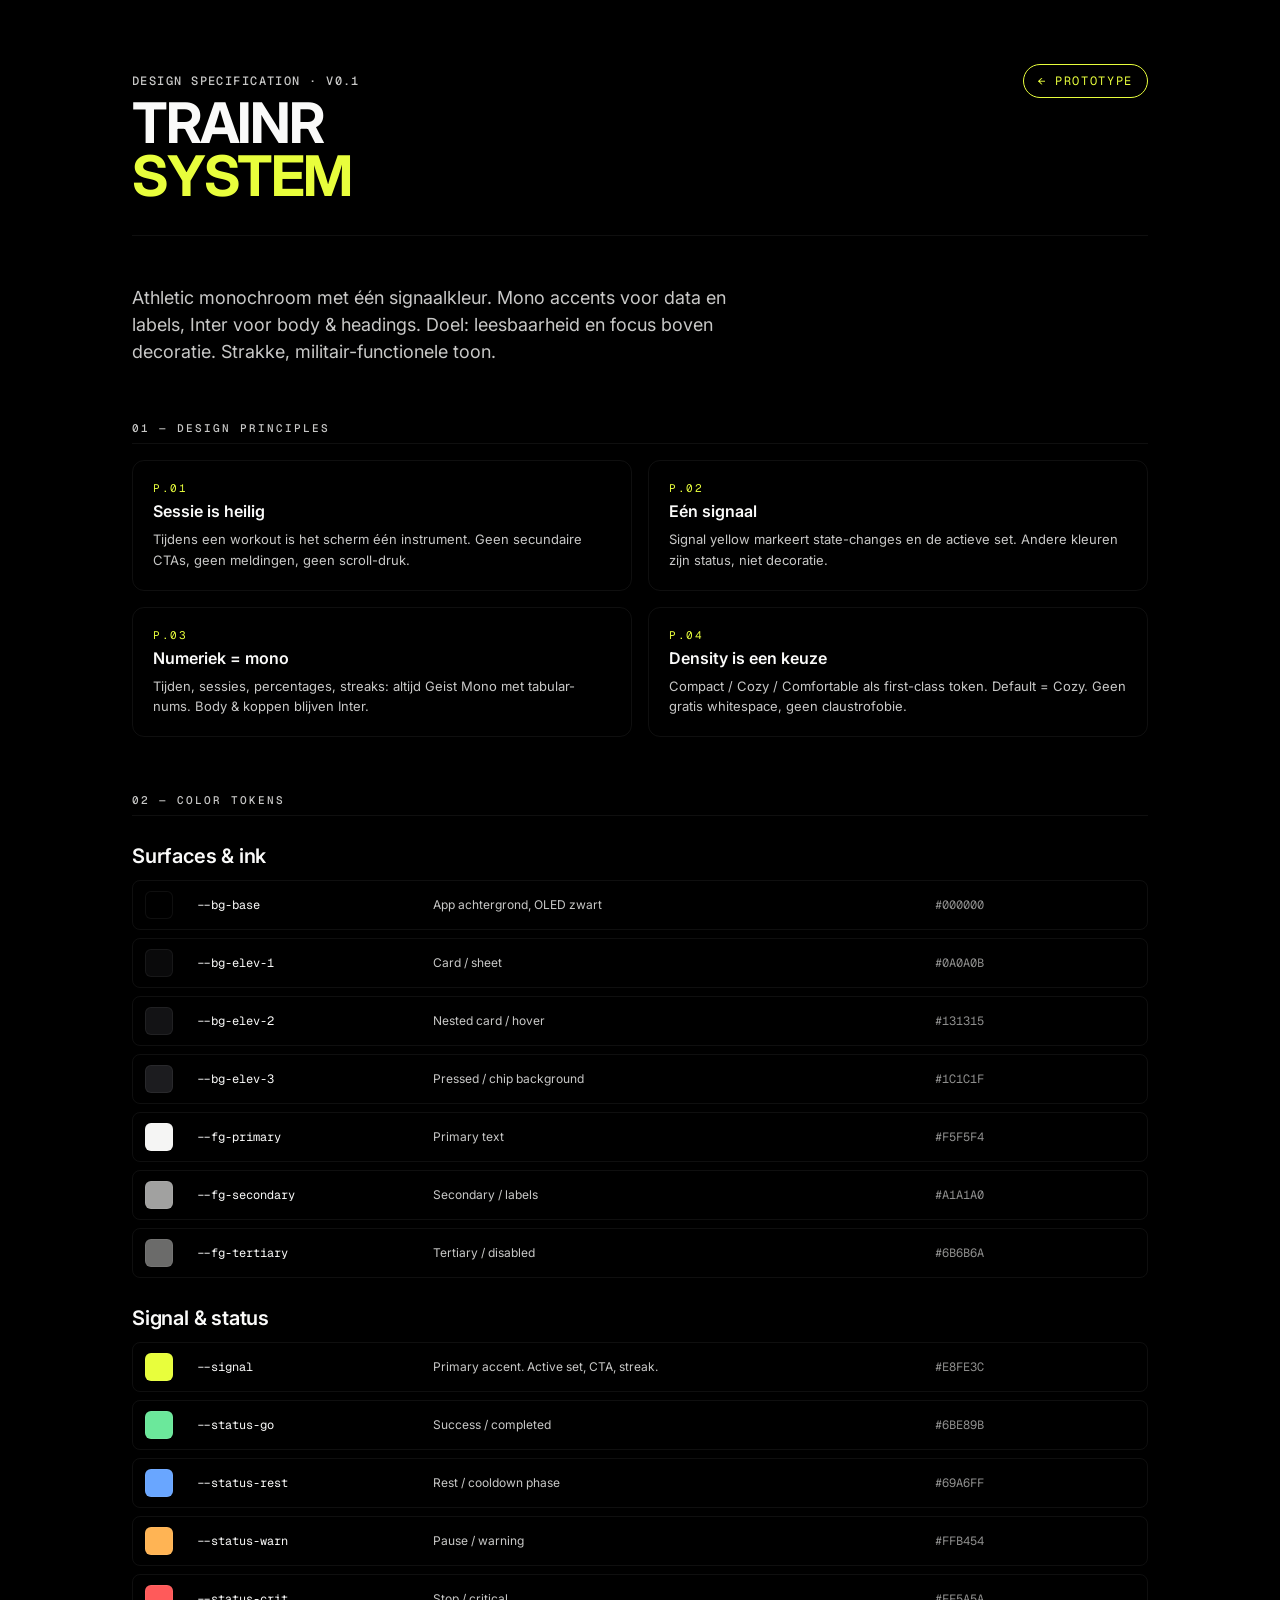
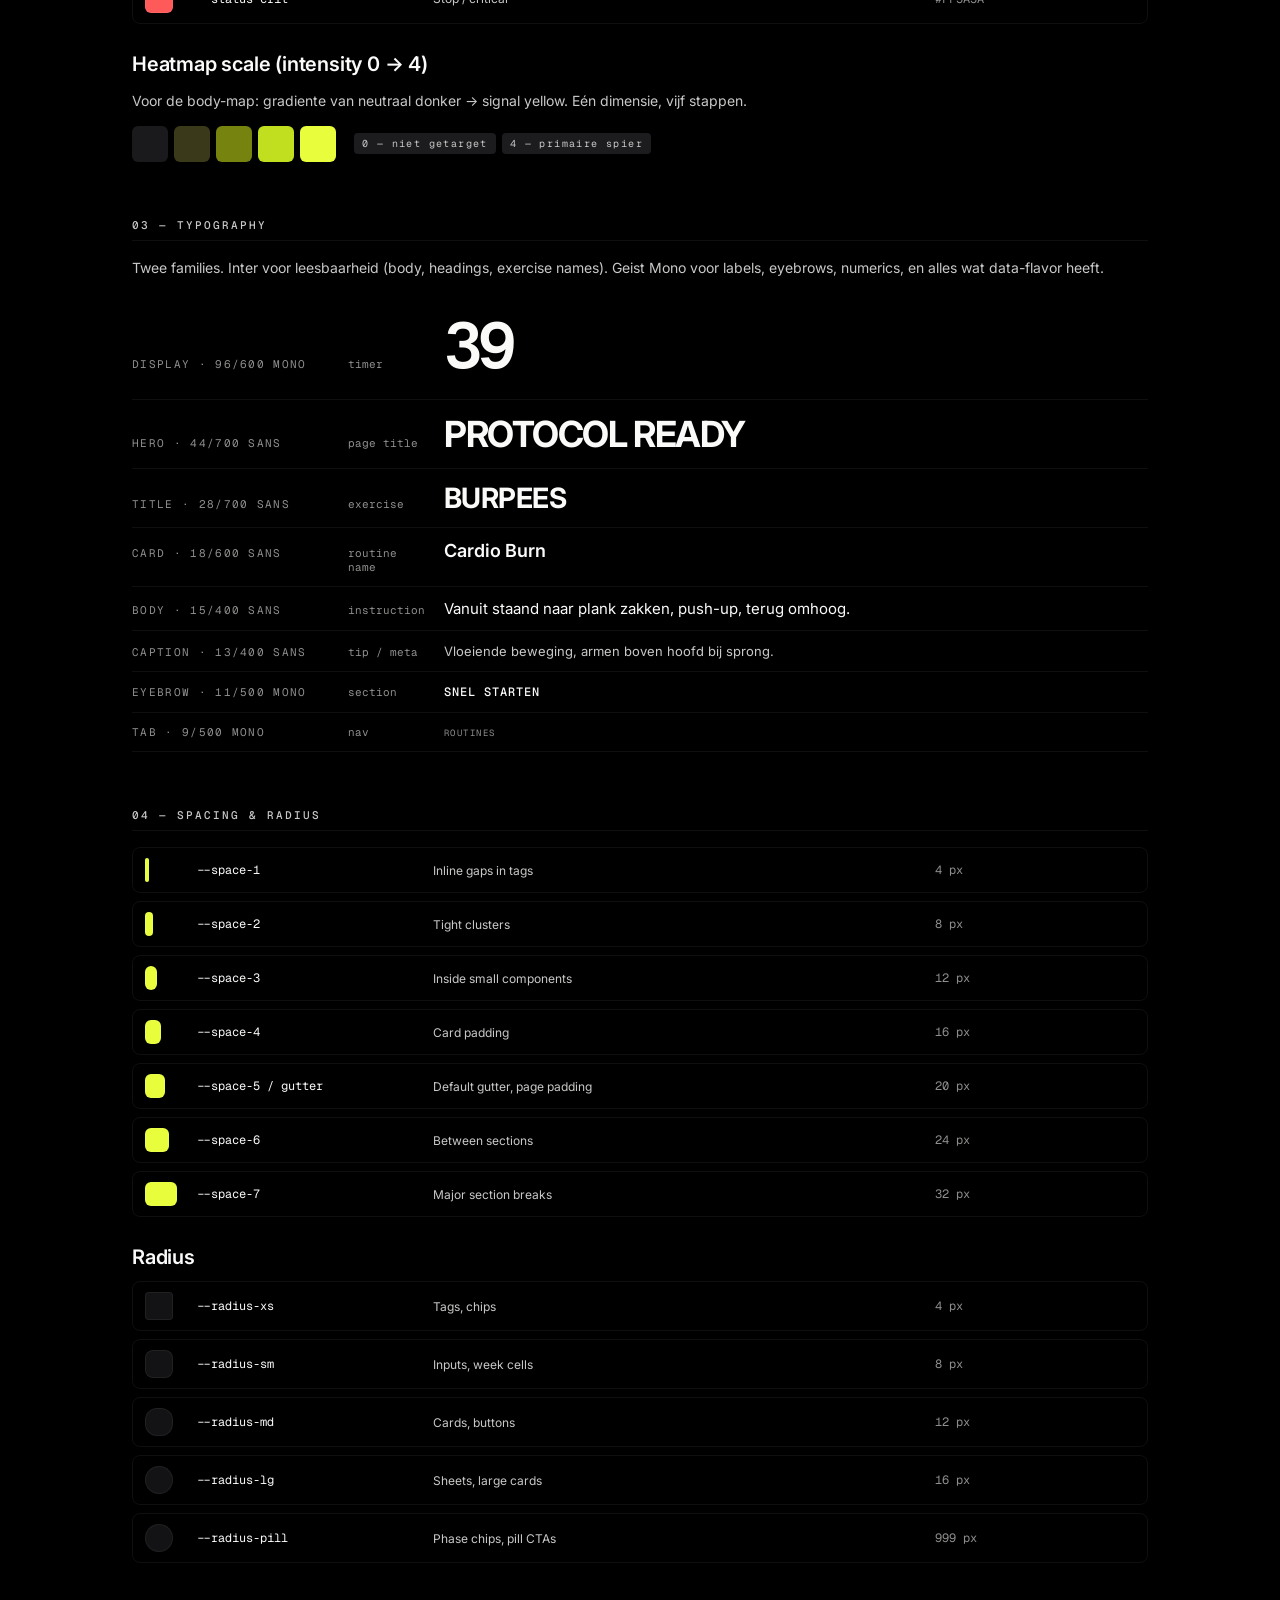
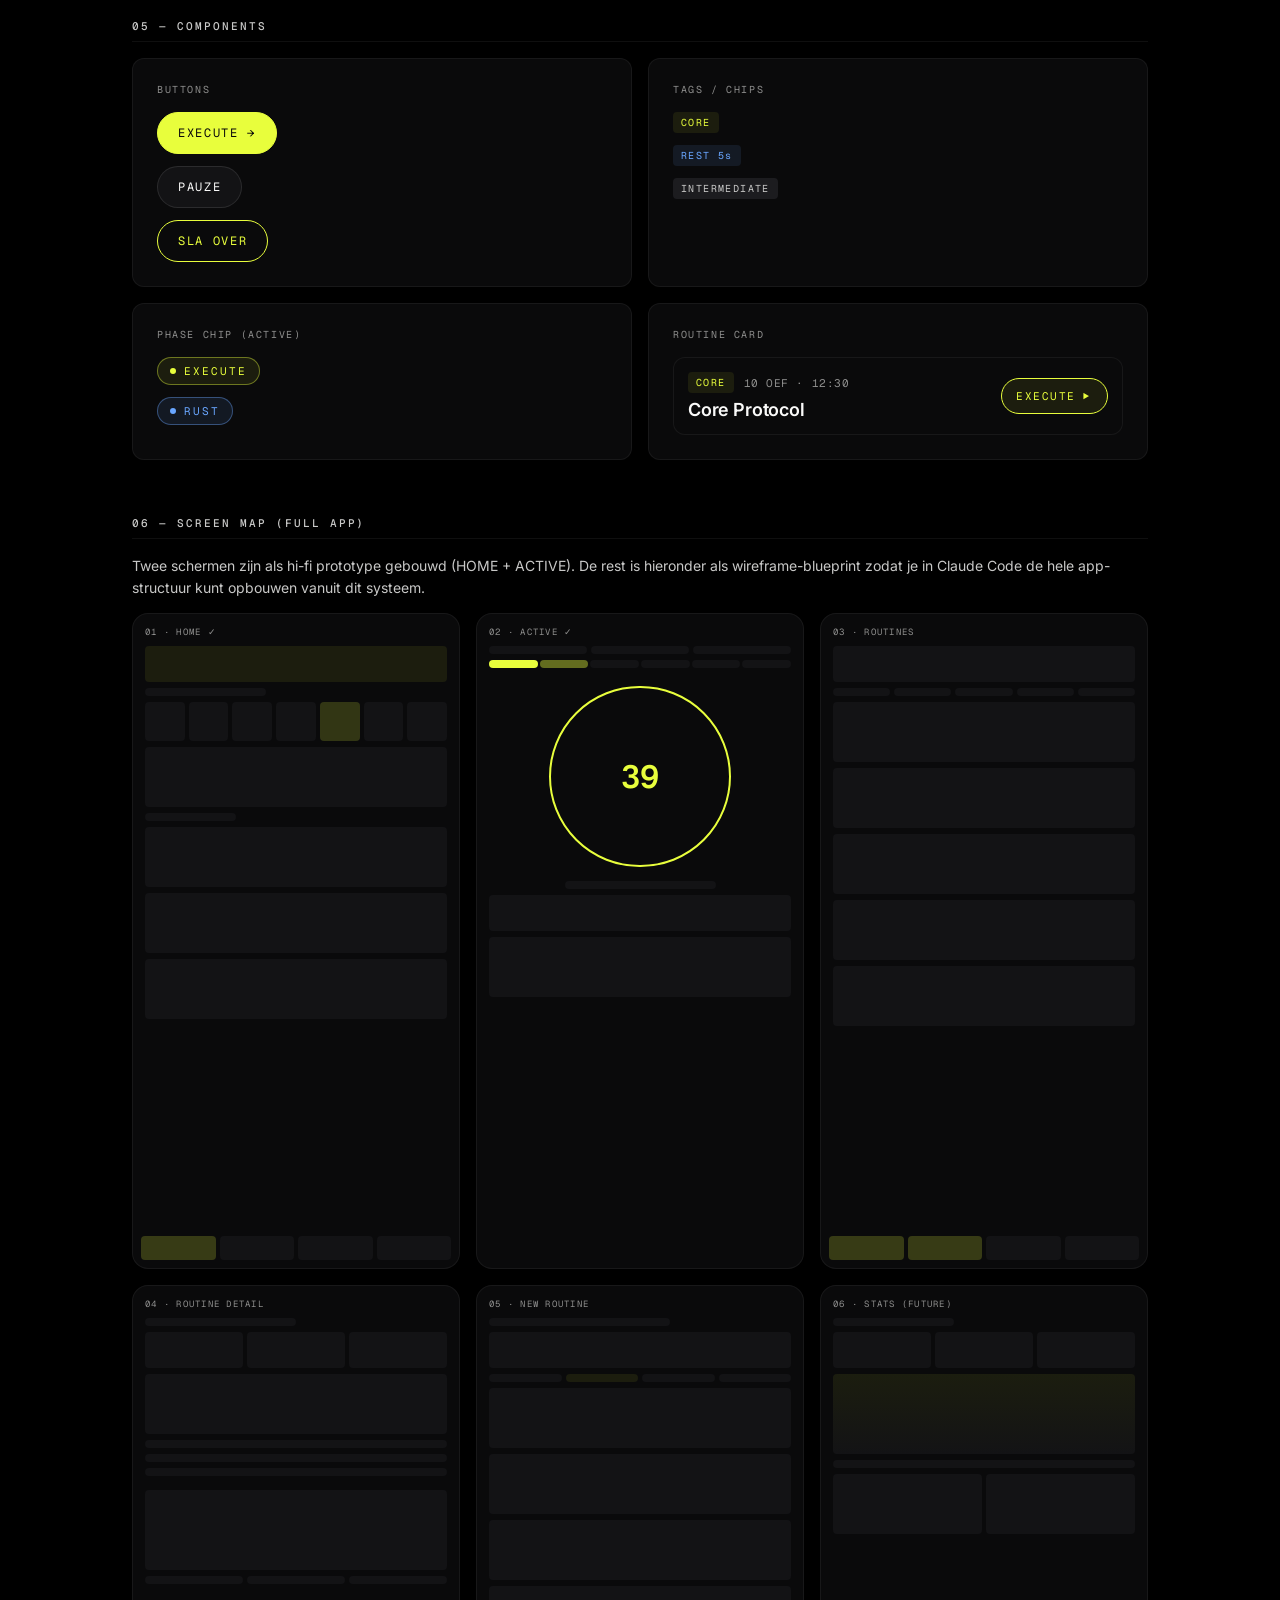
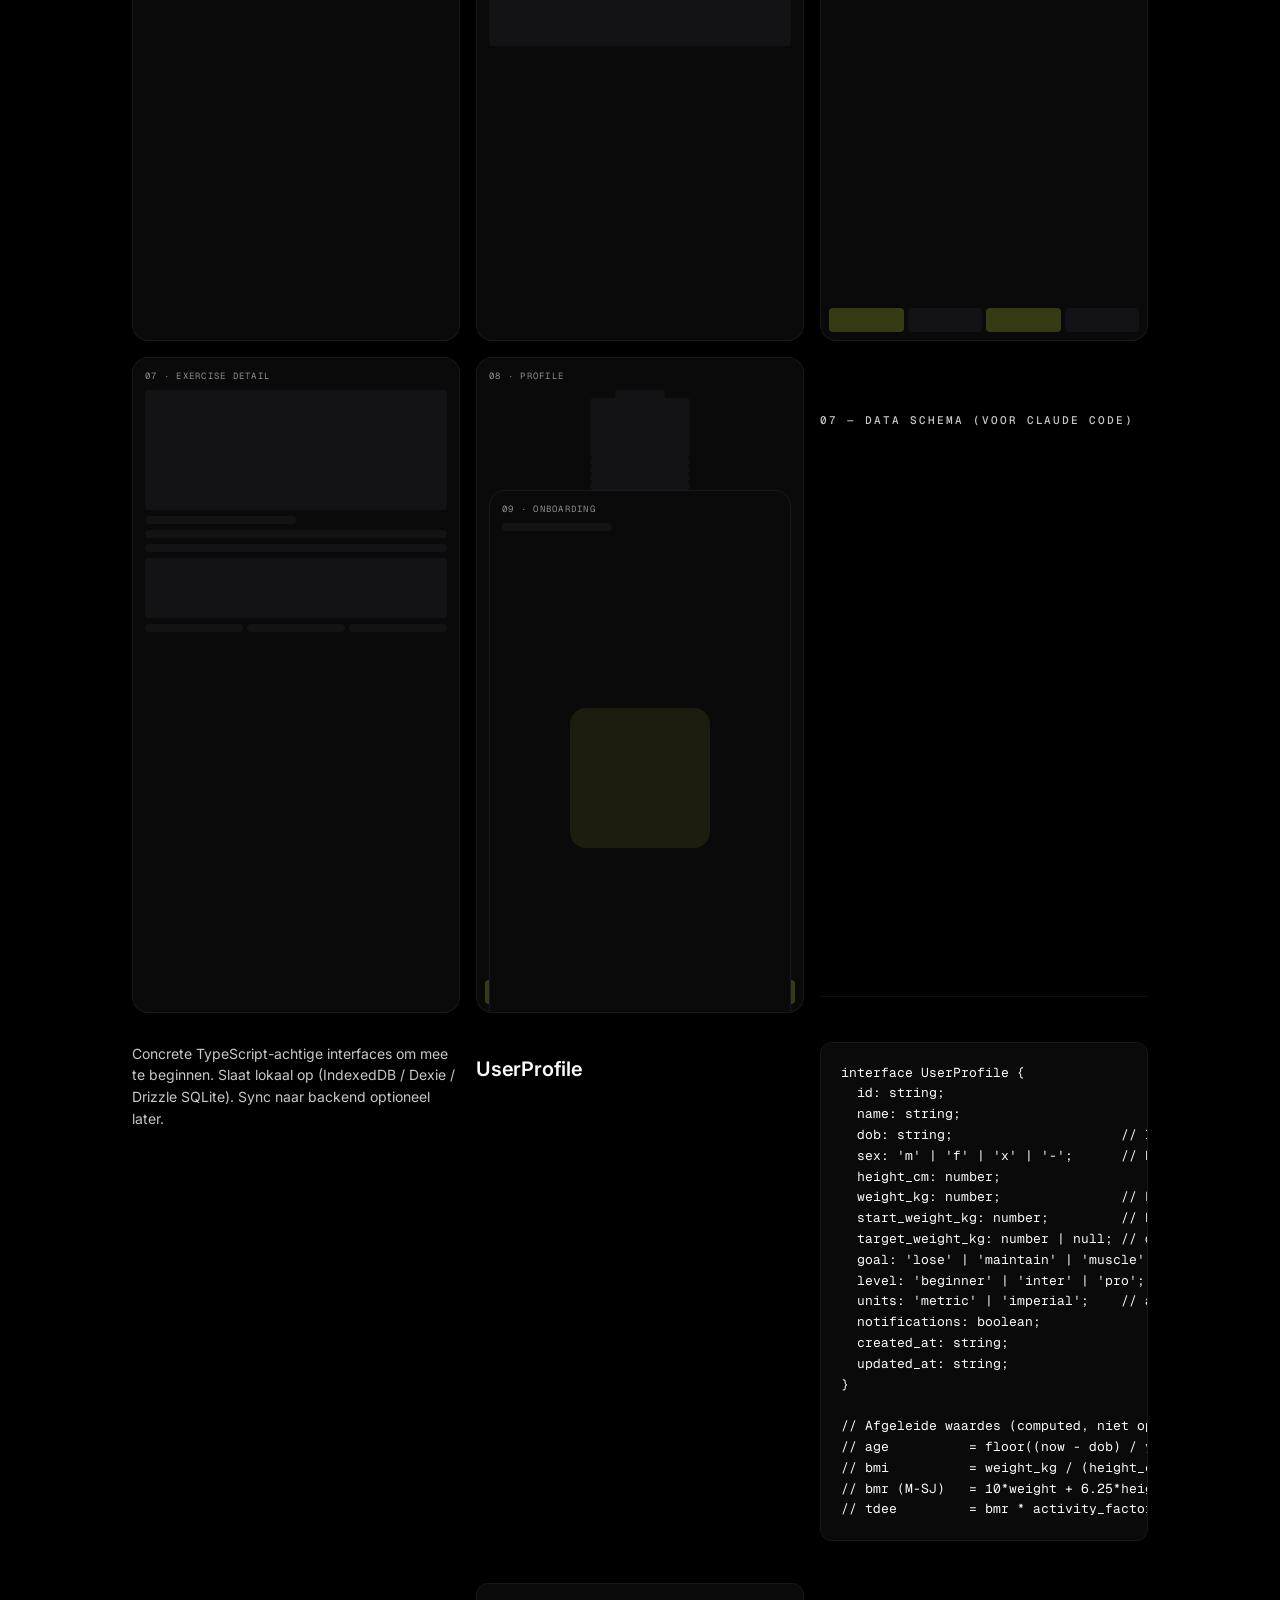
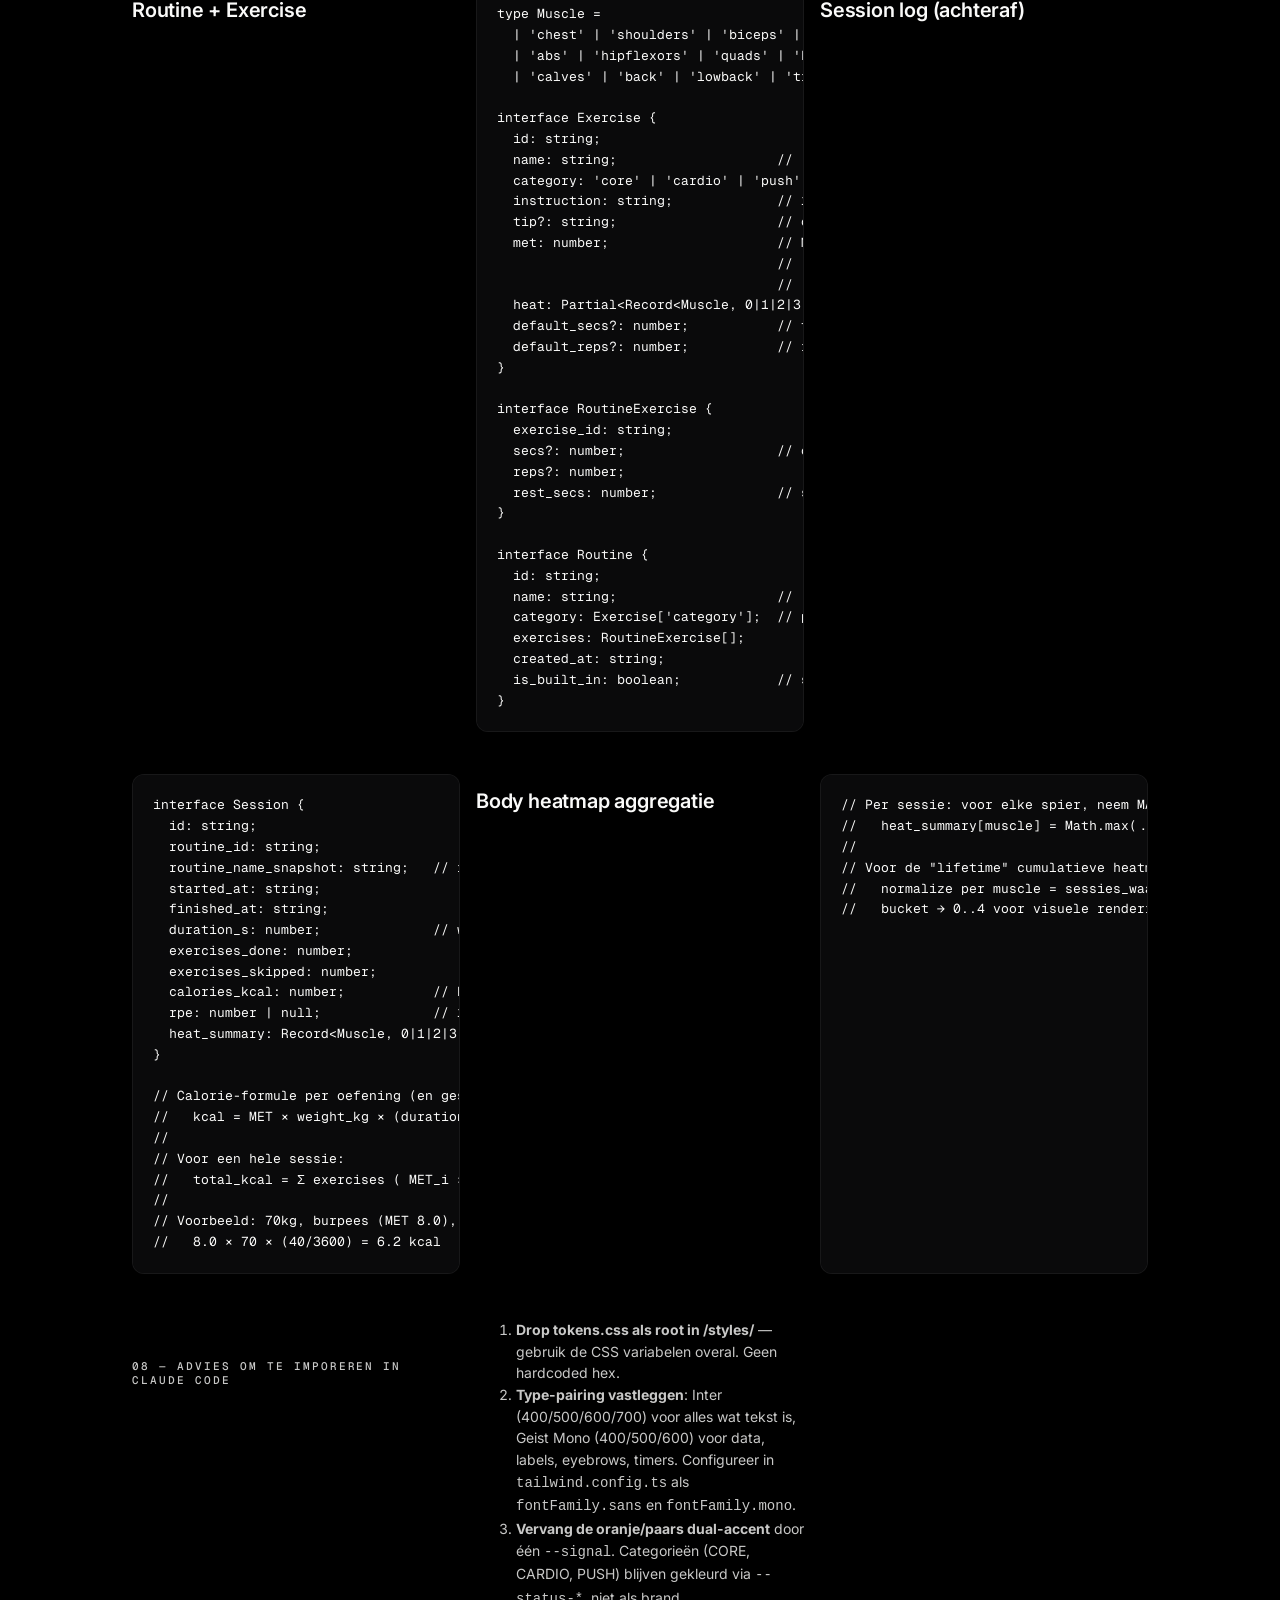
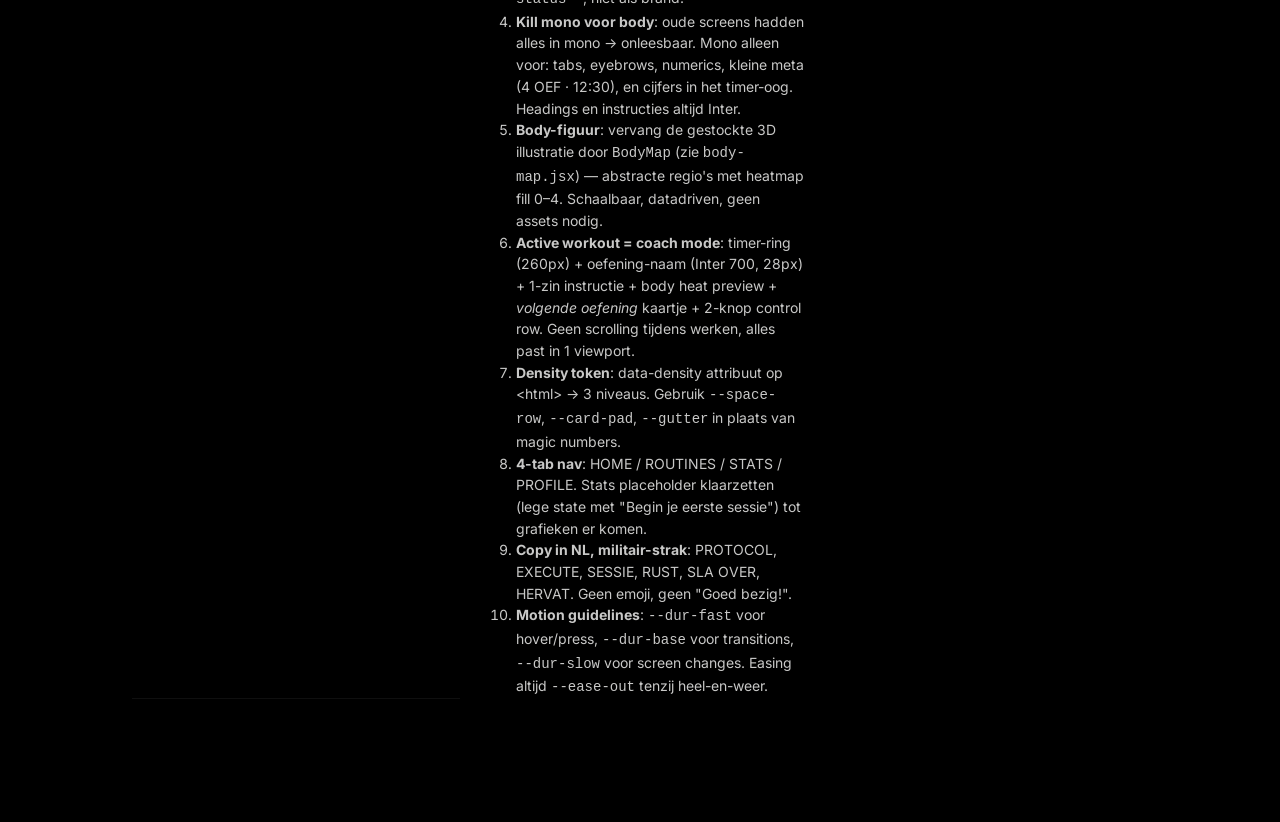
<file: Design/spec.html>
<!doctype html>
<html lang="nl">
<head>
<meta charset="utf-8">
<meta name="viewport" content="width=device-width,initial-scale=1">
<title>TrainR — Design Spec</title>
<link rel="stylesheet" href="tokens.css">
<link rel="preconnect" href="https://fonts.googleapis.com">
<link rel="preconnect" href="https://fonts.gstatic.com" crossorigin>
<link href="https://fonts.googleapis.com/css2?family=Inter:wght@400;500;600;700&family=Geist+Mono:wght@400;500;600&display=swap" rel="stylesheet">
<style>
  body { background: var(--bg-base); color: var(--fg-primary); }
  .doc { max-width: 1080px; margin: 0 auto; padding: 64px 32px 120px; }
  .top { display: flex; align-items: baseline; justify-content: space-between; margin-bottom: 48px; padding-bottom: 24px; border-bottom: 1px solid var(--border-subtle); }
  .top a { color: var(--signal); text-decoration: none; font-family: var(--font-mono); font-size: 12px; letter-spacing: 0.14em; padding: 8px 14px; border: 1px solid var(--signal); border-radius: 999px; }
  h1 { font-size: 56px; font-weight: 700; letter-spacing: -0.04em; margin: 0 0 8px; line-height: 0.95; }
  h1 span { color: var(--signal); }
  h2 { font-family: var(--font-mono); font-size: 11px; font-weight: 500; letter-spacing: 0.18em; text-transform: uppercase; color: var(--fg-secondary); margin: 56px 0 16px; padding-bottom: 8px; border-bottom: 1px solid var(--border-subtle); }
  h3 { font-size: 20px; font-weight: 600; letter-spacing: -0.01em; margin: 28px 0 12px; }
  p, li { color: var(--fg-secondary); line-height: 1.55; font-size: 14px; }
  .lede { font-size: 18px; color: var(--fg-secondary); max-width: 640px; line-height: 1.5; }

  /* token rows */
  .tokens { display: grid; grid-template-columns: 1fr; gap: 8px; }
  .tok { display: grid; grid-template-columns: 36px 220px 1fr 200px; gap: 16px; align-items: center; padding: 10px 12px; border: 1px solid var(--border-subtle); border-radius: 8px; }
  .tok-swatch { width: 28px; height: 28px; border-radius: 6px; border: 1px solid var(--border-subtle); }
  .tok-name { font-family: var(--font-mono); font-size: 12px; color: var(--fg-primary); }
  .tok-val { font-family: var(--font-mono); font-size: 12px; color: var(--fg-tertiary); }
  .tok-desc { font-size: 12px; color: var(--fg-secondary); }

  /* type table */
  .type-row { display: grid; grid-template-columns: 200px 80px 1fr; gap: 16px; padding: 12px 0; align-items: baseline; border-bottom: 1px solid var(--border-subtle); }
  .type-row .name { font-family: var(--font-mono); font-size: 11px; color: var(--fg-tertiary); letter-spacing: 0.12em; text-transform: uppercase; }
  .type-row .meta { font-family: var(--font-mono); font-size: 11px; color: var(--fg-tertiary); }
  .type-row .sample { color: var(--fg-primary); }

  /* component grid */
  .comp-grid { display: grid; grid-template-columns: repeat(2, 1fr); gap: 16px; }
  .comp { padding: 24px; border: 1px solid var(--border-subtle); border-radius: 12px; background: var(--bg-elev-1); }
  .comp-label { font-family: var(--font-mono); font-size: 10px; letter-spacing: 0.16em; color: var(--fg-tertiary); margin-bottom: 16px; text-transform: uppercase; }
  .comp-stack { display: flex; flex-direction: column; gap: 12px; align-items: flex-start; }

  /* buttons */
  .btn { font-family: var(--font-mono); font-size: 12px; letter-spacing: 0.14em; padding: 12px 20px; border-radius: 999px; border: 1px solid var(--border-default); background: var(--bg-elev-2); color: var(--fg-primary); cursor: pointer; }
  .btn.signal { background: var(--signal); color: var(--signal-fg); border-color: var(--signal); }
  .btn.ghost { background: transparent; color: var(--signal); border-color: var(--signal); }
  .btn.icon { display: inline-flex; align-items: center; gap: 8px; }

  /* tags */
  .tag { font-family: var(--font-mono); font-size: 10px; letter-spacing: 0.14em; padding: 4px 8px; border-radius: 4px; background: var(--bg-elev-3); color: var(--fg-secondary); display: inline-block; }
  .tag.signal { background: var(--signal-08); color: var(--signal); }
  .tag.rest { background: rgba(105,166,255,0.10); color: var(--status-rest); }

  /* heatmap chips */
  .heat-row { display: flex; gap: 6px; align-items: center; }
  .heat-chip { width: 36px; height: 36px; border-radius: 6px; }

  /* wireframes */
  .wires { display: grid; grid-template-columns: repeat(3, 1fr); gap: 16px; }
  .wire { aspect-ratio: 1 / 2; background: var(--bg-elev-1); border: 1px solid var(--border-subtle); border-radius: 16px; padding: 12px; position: relative; overflow: hidden; }
  .wire-label { font-family: var(--font-mono); font-size: 9px; letter-spacing: 0.14em; color: var(--fg-tertiary); text-transform: uppercase; margin-bottom: 8px; }
  .ws { background: var(--bg-elev-2); border-radius: 4px; }
  .ws.ln { height: 8px; }
  .ws.lg { height: 36px; }
  .ws.bx { height: 60px; }
  .ws.tll { height: 80px; }
  .ws.sq { aspect-ratio: 1; }
  .wire-stack { display: flex; flex-direction: column; gap: 6px; }
  .wire-row { display: flex; gap: 4px; }
  .wire-row > * { flex: 1; }
  .wire-circ { aspect-ratio: 1; border-radius: 50%; background: var(--bg-elev-2); }
  .wire-tabs { position: absolute; bottom: 8px; left: 8px; right: 8px; display: grid; grid-template-columns: repeat(4, 1fr); gap: 4px; }
  .wire-tabs > div { height: 24px; background: var(--bg-elev-2); border-radius: 4px; }
  .wire-tabs > div:first-child { background: rgba(232,254,60,0.20); }

  /* principles */
  .principles { display: grid; grid-template-columns: repeat(2, 1fr); gap: 16px; }
  .principle { padding: 20px; border: 1px solid var(--border-subtle); border-radius: 12px; }
  .principle .num { font-family: var(--font-mono); color: var(--signal); font-size: 11px; letter-spacing: 0.14em; }
  .principle h4 { margin: 6px 0 8px; font-size: 16px; font-weight: 600; color: var(--fg-primary); }
  .principle p { font-size: 13px; margin: 0; }
</style>
</head>
<body>

<div class="doc">

  <div class="top">
    <div>
      <div class="eyebrow">DESIGN SPECIFICATION · v0.1</div>
      <h1 style="margin-top:8px;">TRAINR<br/><span>SYSTEM</span></h1>
    </div>
    <a href="TrainR.html">← PROTOTYPE</a>
  </div>

  <p class="lede">Athletic monochroom met één signaalkleur. Mono accents voor data en labels, Inter voor body & headings. Doel: leesbaarheid en focus boven decoratie. Strakke, militair-functionele toon.</p>

  <!-- ───── PRINCIPLES ───── -->
  <h2>01 — Design principles</h2>
  <div class="principles">
    <div class="principle"><div class="num">P.01</div><h4>Sessie is heilig</h4><p>Tijdens een workout is het scherm één instrument. Geen secundaire CTAs, geen meldingen, geen scroll-druk.</p></div>
    <div class="principle"><div class="num">P.02</div><h4>Eén signaal</h4><p>Signal yellow markeert state-changes en de actieve set. Andere kleuren zijn status, niet decoratie.</p></div>
    <div class="principle"><div class="num">P.03</div><h4>Numeriek = mono</h4><p>Tijden, sessies, percentages, streaks: altijd Geist Mono met tabular-nums. Body & koppen blijven Inter.</p></div>
    <div class="principle"><div class="num">P.04</div><h4>Density is een keuze</h4><p>Compact / Cozy / Comfortable als first-class token. Default = Cozy. Geen gratis whitespace, geen claustrofobie.</p></div>
  </div>

  <!-- ───── COLORS ───── -->
  <h2>02 — Color tokens</h2>
  <h3>Surfaces & ink</h3>
  <div class="tokens">
    <div class="tok"><div class="tok-swatch" style="background:#000"></div><div class="tok-name">--bg-base</div><div class="tok-desc">App achtergrond, OLED zwart</div><div class="tok-val">#000000</div></div>
    <div class="tok"><div class="tok-swatch" style="background:#0A0A0B"></div><div class="tok-name">--bg-elev-1</div><div class="tok-desc">Card / sheet</div><div class="tok-val">#0A0A0B</div></div>
    <div class="tok"><div class="tok-swatch" style="background:#131315"></div><div class="tok-name">--bg-elev-2</div><div class="tok-desc">Nested card / hover</div><div class="tok-val">#131315</div></div>
    <div class="tok"><div class="tok-swatch" style="background:#1C1C1F"></div><div class="tok-name">--bg-elev-3</div><div class="tok-desc">Pressed / chip background</div><div class="tok-val">#1C1C1F</div></div>
    <div class="tok"><div class="tok-swatch" style="background:#F5F5F4"></div><div class="tok-name">--fg-primary</div><div class="tok-desc">Primary text</div><div class="tok-val">#F5F5F4</div></div>
    <div class="tok"><div class="tok-swatch" style="background:#A1A1A0"></div><div class="tok-name">--fg-secondary</div><div class="tok-desc">Secondary / labels</div><div class="tok-val">#A1A1A0</div></div>
    <div class="tok"><div class="tok-swatch" style="background:#6B6B6A"></div><div class="tok-name">--fg-tertiary</div><div class="tok-desc">Tertiary / disabled</div><div class="tok-val">#6B6B6A</div></div>
  </div>

  <h3>Signal & status</h3>
  <div class="tokens">
    <div class="tok"><div class="tok-swatch" style="background:#E8FE3C"></div><div class="tok-name">--signal</div><div class="tok-desc">Primary accent. Active set, CTA, streak.</div><div class="tok-val">#E8FE3C</div></div>
    <div class="tok"><div class="tok-swatch" style="background:#6BE89B"></div><div class="tok-name">--status-go</div><div class="tok-desc">Success / completed</div><div class="tok-val">#6BE89B</div></div>
    <div class="tok"><div class="tok-swatch" style="background:#69A6FF"></div><div class="tok-name">--status-rest</div><div class="tok-desc">Rest / cooldown phase</div><div class="tok-val">#69A6FF</div></div>
    <div class="tok"><div class="tok-swatch" style="background:#FFB454"></div><div class="tok-name">--status-warn</div><div class="tok-desc">Pause / warning</div><div class="tok-val">#FFB454</div></div>
    <div class="tok"><div class="tok-swatch" style="background:#FF5A5A"></div><div class="tok-name">--status-crit</div><div class="tok-desc">Stop / critical</div><div class="tok-val">#FF5A5A</div></div>
  </div>

  <h3>Heatmap scale (intensity 0 → 4)</h3>
  <p>Voor de body-map: gradiente van neutraal donker → signal yellow. Eén dimensie, vijf stappen.</p>
  <div class="heat-row">
    <div class="heat-chip" style="background:#1A1A1C"></div>
    <div class="heat-chip" style="background:#3A3A1A"></div>
    <div class="heat-chip" style="background:#76840F"></div>
    <div class="heat-chip" style="background:#C2DF1F"></div>
    <div class="heat-chip" style="background:#E8FE3C"></div>
    <span class="tag" style="margin-left:12px;">0 — niet getarget</span>
    <span class="tag">4 — primaire spier</span>
  </div>

  <!-- ───── TYPE ───── -->
  <h2>03 — Typography</h2>
  <p>Twee families. Inter voor leesbaarheid (body, headings, exercise names). Geist Mono voor labels, eyebrows, numerics, en alles wat data-flavor heeft.</p>

  <div class="type-row"><div class="name">DISPLAY · 96/600 mono</div><div class="meta">timer</div><div class="sample numeric" style="font-size:64px;font-weight:600;letter-spacing:-0.06em;">39</div></div>
  <div class="type-row"><div class="name">HERO · 44/700 sans</div><div class="meta">page title</div><div class="sample" style="font-size:36px;font-weight:700;letter-spacing:-0.04em;">PROTOCOL READY</div></div>
  <div class="type-row"><div class="name">TITLE · 28/700 sans</div><div class="meta">exercise</div><div class="sample" style="font-size:28px;font-weight:700;letter-spacing:-0.02em;">BURPEES</div></div>
  <div class="type-row"><div class="name">CARD · 18/600 sans</div><div class="meta">routine name</div><div class="sample" style="font-size:18px;font-weight:600;">Cardio Burn</div></div>
  <div class="type-row"><div class="name">BODY · 15/400 sans</div><div class="meta">instruction</div><div class="sample" style="font-size:15px;">Vanuit staand naar plank zakken, push-up, terug omhoog.</div></div>
  <div class="type-row"><div class="name">CAPTION · 13/400 sans</div><div class="meta">tip / meta</div><div class="sample" style="font-size:13px;color:var(--fg-secondary)">Vloeiende beweging, armen boven hoofd bij sprong.</div></div>
  <div class="type-row"><div class="name">EYEBROW · 11/500 mono</div><div class="meta">section</div><div class="sample label-mono">SNEL STARTEN</div></div>
  <div class="type-row"><div class="name">TAB · 9/500 mono</div><div class="meta">nav</div><div class="sample" style="font-family:var(--font-mono);font-size:9px;letter-spacing:0.16em;color:var(--fg-tertiary)">ROUTINES</div></div>

  <!-- ───── SPACING ───── -->
  <h2>04 — Spacing & radius</h2>
  <div class="tokens">
    <div class="tok"><div class="tok-swatch" style="width:4px;height:24px;background:var(--signal)"></div><div class="tok-name">--space-1</div><div class="tok-desc">Inline gaps in tags</div><div class="tok-val">4 px</div></div>
    <div class="tok"><div class="tok-swatch" style="width:8px;height:24px;background:var(--signal)"></div><div class="tok-name">--space-2</div><div class="tok-desc">Tight clusters</div><div class="tok-val">8 px</div></div>
    <div class="tok"><div class="tok-swatch" style="width:12px;height:24px;background:var(--signal)"></div><div class="tok-name">--space-3</div><div class="tok-desc">Inside small components</div><div class="tok-val">12 px</div></div>
    <div class="tok"><div class="tok-swatch" style="width:16px;height:24px;background:var(--signal)"></div><div class="tok-name">--space-4</div><div class="tok-desc">Card padding</div><div class="tok-val">16 px</div></div>
    <div class="tok"><div class="tok-swatch" style="width:20px;height:24px;background:var(--signal)"></div><div class="tok-name">--space-5 / gutter</div><div class="tok-desc">Default gutter, page padding</div><div class="tok-val">20 px</div></div>
    <div class="tok"><div class="tok-swatch" style="width:24px;height:24px;background:var(--signal)"></div><div class="tok-name">--space-6</div><div class="tok-desc">Between sections</div><div class="tok-val">24 px</div></div>
    <div class="tok"><div class="tok-swatch" style="width:32px;height:24px;background:var(--signal)"></div><div class="tok-name">--space-7</div><div class="tok-desc">Major section breaks</div><div class="tok-val">32 px</div></div>
  </div>

  <h3>Radius</h3>
  <div class="tokens">
    <div class="tok"><div class="tok-swatch" style="border-radius:4px;background:var(--bg-elev-2)"></div><div class="tok-name">--radius-xs</div><div class="tok-desc">Tags, chips</div><div class="tok-val">4 px</div></div>
    <div class="tok"><div class="tok-swatch" style="border-radius:8px;background:var(--bg-elev-2)"></div><div class="tok-name">--radius-sm</div><div class="tok-desc">Inputs, week cells</div><div class="tok-val">8 px</div></div>
    <div class="tok"><div class="tok-swatch" style="border-radius:12px;background:var(--bg-elev-2)"></div><div class="tok-name">--radius-md</div><div class="tok-desc">Cards, buttons</div><div class="tok-val">12 px</div></div>
    <div class="tok"><div class="tok-swatch" style="border-radius:16px;background:var(--bg-elev-2)"></div><div class="tok-name">--radius-lg</div><div class="tok-desc">Sheets, large cards</div><div class="tok-val">16 px</div></div>
    <div class="tok"><div class="tok-swatch" style="border-radius:999px;background:var(--bg-elev-2)"></div><div class="tok-name">--radius-pill</div><div class="tok-desc">Phase chips, pill CTAs</div><div class="tok-val">999 px</div></div>
  </div>

  <!-- ───── COMPONENTS ───── -->
  <h2>05 — Components</h2>
  <div class="comp-grid">
    <div class="comp">
      <div class="comp-label">Buttons</div>
      <div class="comp-stack">
        <button class="btn signal">EXECUTE →</button>
        <button class="btn">PAUZE</button>
        <button class="btn ghost">SLA OVER</button>
      </div>
    </div>
    <div class="comp">
      <div class="comp-label">Tags / Chips</div>
      <div class="comp-stack">
        <span class="tag signal">CORE</span>
        <span class="tag rest">REST 5s</span>
        <span class="tag">INTERMEDIATE</span>
      </div>
    </div>
    <div class="comp">
      <div class="comp-label">Phase chip (active)</div>
      <div class="comp-stack">
        <span style="display:inline-flex;align-items:center;gap:8px;font-family:var(--font-mono);font-size:11px;letter-spacing:0.18em;padding:6px 12px;border-radius:999px;background:var(--signal-08);color:var(--signal);border:1px solid rgba(232,254,60,0.4);">
          <span style="width:6px;height:6px;border-radius:50%;background:currentColor;"></span>EXECUTE
        </span>
        <span style="display:inline-flex;align-items:center;gap:8px;font-family:var(--font-mono);font-size:11px;letter-spacing:0.18em;padding:6px 12px;border-radius:999px;background:rgba(105,166,255,0.10);color:var(--status-rest);border:1px solid rgba(105,166,255,0.4);">
          <span style="width:6px;height:6px;border-radius:50%;background:currentColor;"></span>RUST
        </span>
      </div>
    </div>
    <div class="comp">
      <div class="comp-label">Routine card</div>
      <div style="background:var(--bg-elev-1);border:1px solid var(--border-subtle);border-radius:12px;padding:14px;display:grid;grid-template-columns:1fr auto;gap:6px 16px;align-items:center;width:100%;">
        <div style="display:flex;gap:10px;align-items:center;"><span class="tag signal">CORE</span><span style="font-family:var(--font-mono);font-size:11px;color:var(--fg-tertiary);letter-spacing:0.05em;">10 OEF · 12:30</span></div>
        <div style="font-size:18px;font-weight:600;letter-spacing:-0.01em;">Core Protocol</div>
        <div style="grid-column:2;grid-row:1 / span 2;display:flex;align-items:center;gap:8px;font-family:var(--font-mono);font-size:11px;letter-spacing:0.14em;color:var(--signal);background:var(--signal-08);border:1px solid var(--signal);border-radius:999px;padding:10px 14px;">EXECUTE ▶</div>
      </div>
    </div>
  </div>

  <!-- ───── SCREEN MAP ───── -->
  <h2>06 — Screen map (full app)</h2>
  <p>Twee schermen zijn als hi-fi prototype gebouwd (HOME + ACTIVE). De rest is hieronder als wireframe-blueprint zodat je in Claude Code de hele app-structuur kunt opbouwen vanuit dit systeem.</p>

  <div class="wires">
    <!-- 1 HOME -->
    <div class="wire">
      <div class="wire-label">01 · HOME ✓</div>
      <div class="wire-stack">
        <div class="ws lg" style="background:var(--signal-08);"></div>
        <div class="ws ln" style="width:40%"></div>
        <div class="wire-row">
          <div class="ws sq"></div><div class="ws sq"></div><div class="ws sq"></div><div class="ws sq"></div><div class="ws sq" style="background:rgba(232,254,60,0.18)"></div><div class="ws sq"></div><div class="ws sq"></div>
        </div>
        <div class="ws bx"></div>
        <div class="ws ln" style="width:30%"></div>
        <div class="ws bx"></div>
        <div class="ws bx"></div>
        <div class="ws bx"></div>
      </div>
      <div class="wire-tabs"><div></div><div></div><div></div><div></div></div>
    </div>

    <!-- 2 ACTIVE -->
    <div class="wire">
      <div class="wire-label">02 · ACTIVE ✓</div>
      <div class="wire-stack">
        <div class="wire-row"><div class="ws ln"></div><div class="ws ln"></div><div class="ws ln"></div></div>
        <div class="wire-row" style="gap:2px;"><div class="ws ln" style="background:var(--signal)"></div><div class="ws ln" style="background:var(--signal);opacity:0.4"></div><div class="ws ln"></div><div class="ws ln"></div><div class="ws ln"></div><div class="ws ln"></div></div>
        <div style="margin:12px auto 0;width:60%;aspect-ratio:1;border-radius:50%;border:2px solid var(--signal);display:flex;align-items:center;justify-content:center;">
          <span style="font-family:var(--font-mono);font-size:32px;font-weight:600;color:var(--signal);">39</span>
        </div>
        <div class="ws ln" style="width:50%;margin:8px auto 0;"></div>
        <div class="ws lg"></div>
        <div class="ws bx"></div>
      </div>
    </div>

    <!-- 3 ROUTINES -->
    <div class="wire">
      <div class="wire-label">03 · ROUTINES</div>
      <div class="wire-stack">
        <div class="ws lg"></div>
        <div class="wire-row"><div class="ws ln"></div><div class="ws ln"></div><div class="ws ln"></div><div class="ws ln"></div><div class="ws ln"></div></div>
        <div class="ws bx"></div>
        <div class="ws bx"></div>
        <div class="ws bx"></div>
        <div class="ws bx"></div>
        <div class="ws bx"></div>
      </div>
      <div class="wire-tabs"><div></div><div style="background:rgba(232,254,60,0.20)"></div><div></div><div></div></div>
    </div>

    <!-- 4 ROUTINE DETAIL -->
    <div class="wire">
      <div class="wire-label">04 · ROUTINE DETAIL</div>
      <div class="wire-stack">
        <div class="ws ln" style="width:50%"></div>
        <div class="wire-row"><div class="ws lg"></div><div class="ws lg"></div><div class="ws lg"></div></div>
        <div class="ws bx"></div>
        <div class="ws ln"></div>
        <div class="ws ln"></div>
        <div class="ws ln"></div>
        <div class="ws tll" style="margin-top:8px;"></div>
        <div class="wire-row"><div class="ws ln"></div><div class="ws ln"></div><div class="ws ln"></div></div>
      </div>
    </div>

    <!-- 5 NEW ROUTINE -->
    <div class="wire">
      <div class="wire-label">05 · NEW ROUTINE</div>
      <div class="wire-stack">
        <div class="ws ln" style="width:60%"></div>
        <div class="ws lg"></div>
        <div class="wire-row"><div class="ws ln"></div><div class="ws ln" style="background:var(--signal-08)"></div><div class="ws ln"></div><div class="ws ln"></div></div>
        <div class="ws bx"></div>
        <div class="ws bx"></div>
        <div class="ws bx"></div>
        <div class="ws bx"></div>
      </div>
    </div>

    <!-- 6 STATS -->
    <div class="wire">
      <div class="wire-label">06 · STATS (future)</div>
      <div class="wire-stack">
        <div class="ws ln" style="width:40%"></div>
        <div class="wire-row"><div class="ws lg"></div><div class="ws lg"></div><div class="ws lg"></div></div>
        <div class="ws tll" style="background:linear-gradient(180deg,var(--signal-08),var(--bg-elev-2))"></div>
        <div class="ws ln"></div>
        <div class="wire-row"><div class="ws bx"></div><div class="ws bx"></div></div>
      </div>
      <div class="wire-tabs"><div></div><div></div><div style="background:rgba(232,254,60,0.20)"></div><div></div></div>
    </div>

    <!-- 7 EXERCISE DETAIL -->
    <div class="wire">
      <div class="wire-label">07 · EXERCISE DETAIL</div>
      <div class="wire-stack">
        <div class="ws lg" style="height:120px;"></div>
        <div class="ws ln" style="width:50%"></div>
        <div class="ws ln"></div>
        <div class="ws ln"></div>
        <div class="ws bx"></div>
        <div class="wire-row"><div class="ws ln"></div><div class="ws ln"></div><div class="ws ln"></div></div>
      </div>
    </div>

    <!-- 8 PROFILE -->
    <div class="wire">
      <div class="wire-label">08 · PROFILE</div>
      <div class="wire-stack">
        <div style="margin:0 auto;" class="wire-circ ws" />
        <div class="ws ln" style="width:50%;margin:0 auto;"></div>
        <div class="ws bx"></div>
        <div class="ws ln"></div>
        <div class="ws ln"></div>
        <div class="ws ln"></div>
        <div class="ws ln"></div>
      </div>
      <div class="wire-tabs"><div></div><div></div><div></div><div style="background:rgba(232,254,60,0.20)"></div></div>
    </div>

    <!-- 9 ONBOARDING -->
    <div class="wire">
      <div class="wire-label">09 · ONBOARDING</div>
      <div class="wire-stack" style="height:100%;justify-content:space-between;display:flex;flex-direction:column;">
        <div class="ws ln" style="width:40%"></div>
        <div style="margin:auto;"><div class="ws lg" style="height:140px;width:140px;background:var(--signal-08);border-radius:16px;"></div></div>
        <div>
          <div class="ws ln" style="margin-bottom:6px;"></div>
          <div class="ws ln" style="width:80%"></div>
        </div>
        <div class="ws lg" style="background:var(--signal);height:48px;"></div>
      </div>
    </div>
  </div>

  <!-- ───── DATA SCHEMA ───── -->
  <h2>07 — Data schema (voor Claude Code)</h2>
  <p>Concrete TypeScript-achtige interfaces om mee te beginnen. Slaat lokaal op (IndexedDB / Dexie / Drizzle SQLite). Sync naar backend optioneel later.</p>

  <h3>UserProfile</h3>
<pre style="background:var(--bg-elev-1);border:1px solid var(--border-subtle);border-radius:12px;padding:20px;font-family:var(--font-mono);font-size:13px;line-height:1.6;color:var(--fg-primary);overflow-x:auto;">interface UserProfile {
  id: string;
  name: string;
  dob: string;                     // ISO date — leeftijd afgeleid
  sex: 'm' | 'f' | 'x' | '-';      // beïnvloedt BMR
  height_cm: number;
  weight_kg: number;               // huidige gewicht
  start_weight_kg: number;         // bij onboarding vastgelegd
  target_weight_kg: number | null; // doel — null = geen target
  goal: 'lose' | 'maintain' | 'muscle' | 'strength';
  level: 'beginner' | 'inter' | 'pro';
  units: 'metric' | 'imperial';    // alleen displayvoorkeur
  notifications: boolean;
  created_at: string;
  updated_at: string;
}

// Afgeleide waardes (computed, niet opgeslagen):
// age          = floor((now - dob) / year)
// bmi          = weight_kg / (height_cm/100)^2
// bmr (M-SJ)   = 10*weight + 6.25*height - 5*age + (sex=='m' ? 5 : -161)
// tdee         = bmr * activity_factor (1.375 sedentary → 1.725 active)</pre>

  <h3>Routine + Exercise</h3>
<pre style="background:var(--bg-elev-1);border:1px solid var(--border-subtle);border-radius:12px;padding:20px;font-family:var(--font-mono);font-size:13px;line-height:1.6;color:var(--fg-primary);overflow-x:auto;">type Muscle =
  | 'chest' | 'shoulders' | 'biceps' | 'triceps' | 'forearms'
  | 'abs' | 'hipflexors' | 'quads' | 'hamstrings' | 'glutes'
  | 'calves' | 'back' | 'lowback' | 'traps';

interface Exercise {
  id: string;
  name: string;                    // "BURPEES"
  category: 'core' | 'cardio' | 'push' | 'pull' | 'legs' | 'full';
  instruction: string;             // 1 zin, max 80 tekens
  tip?: string;                    // optionele coach-tip (alleen detail-scherm)
  met: number;                     // MET-waarde voor calorieberekening
                                   //   bv. burpees=8.0, jumping_jacks=8.0,
                                   //   walking=3.5, squats=5.0
  heat: Partial&lt;Record&lt;Muscle, 0|1|2|3|4&gt;&gt;;
  default_secs?: number;           // tijdgebaseerde oefening
  default_reps?: number;           // rep-gebaseerde oefening
}

interface RoutineExercise {
  exercise_id: string;
  secs?: number;                   // override per routine
  reps?: number;
  rest_secs: number;               // standaard 5–15
}

interface Routine {
  id: string;
  name: string;                    // "Cardio Burn"
  category: Exercise['category'];  // primaire categorie
  exercises: RoutineExercise[];
  created_at: string;
  is_built_in: boolean;            // standaard-routines vs user-made
}</pre>

  <h3>Session log (achteraf)</h3>
<pre style="background:var(--bg-elev-1);border:1px solid var(--border-subtle);border-radius:12px;padding:20px;font-family:var(--font-mono);font-size:13px;line-height:1.6;color:var(--fg-primary);overflow-x:auto;">interface Session {
  id: string;
  routine_id: string;
  routine_name_snapshot: string;   // ivm latere routine-edits
  started_at: string;
  finished_at: string;
  duration_s: number;              // werkelijk getraind
  exercises_done: number;
  exercises_skipped: number;
  calories_kcal: number;           // berekend, zie hieronder
  rpe: number | null;              // 1–10, null = niet ingevuld
  heat_summary: Record&lt;Muscle, 0|1|2|3|4&gt;; // max heat per spier
}

// Calorie-formule per oefening (en gesommeerd):
//   kcal = MET × weight_kg × (duration_s / 3600)
//
// Voor een hele sessie:
//   total_kcal = Σ exercises ( MET_i × weight_kg × secs_i / 3600 )
//
// Voorbeeld: 70kg, burpees (MET 8.0), 40s
//   8.0 × 70 × (40/3600) = 6.2 kcal</pre>

  <h3>Body heatmap aggregatie</h3>
<pre style="background:var(--bg-elev-1);border:1px solid var(--border-subtle);border-radius:12px;padding:20px;font-family:var(--font-mono);font-size:13px;line-height:1.6;color:var(--fg-primary);overflow-x:auto;">// Per sessie: voor elke spier, neem MAX van de oefeningen die hem raken.
//   heat_summary[muscle] = Math.max(...exercises.map(e => e.heat[muscle] ?? 0))
//
// Voor de "lifetime" cumulatieve heatmap (Stats-scherm later):
//   normalize per muscle = sessies_waarin_geraakt / total_sessies
//   bucket → 0..4 voor visuele rendering</pre>

  <!-- ───── ADVIES ───── -->
  <h2>08 — Advies om te imporeren in Claude Code</h2>
  <ol>
    <li><strong>Drop tokens.css als root in /styles/</strong> — gebruik de CSS variabelen overal. Geen hardcoded hex.</li>
    <li><strong>Type-pairing vastleggen</strong>: Inter (400/500/600/700) voor alles wat tekst is, Geist Mono (400/500/600) voor data, labels, eyebrows, timers. Configureer in <code>tailwind.config.ts</code> als <code>fontFamily.sans</code> en <code>fontFamily.mono</code>.</li>
    <li><strong>Vervang de oranje/paars dual-accent</strong> door één <code>--signal</code>. Categorieën (CORE, CARDIO, PUSH) blijven gekleurd via <code>--status-*</code>, niet als brand.</li>
    <li><strong>Kill mono voor body</strong>: oude screens hadden alles in mono → onleesbaar. Mono alleen voor: tabs, eyebrows, numerics, kleine meta (4 OEF · 12:30), en cijfers in het timer-oog. Headings en instructies altijd Inter.</li>
    <li><strong>Body-figuur</strong>: vervang de gestockte 3D illustratie door <code>BodyMap</code> (zie <code>body-map.jsx</code>) — abstracte regio's met heatmap fill 0–4. Schaalbaar, datadriven, geen assets nodig.</li>
    <li><strong>Active workout = coach mode</strong>: timer-ring (260px) + oefening-naam (Inter 700, 28px) + 1-zin instructie + body heat preview + <em>volgende oefening</em> kaartje + 2-knop control row. Geen scrolling tijdens werken, alles past in 1 viewport.</li>
    <li><strong>Density token</strong>: data-density attribuut op &lt;html&gt; → 3 niveaus. Gebruik <code>--space-row</code>, <code>--card-pad</code>, <code>--gutter</code> in plaats van magic numbers.</li>
    <li><strong>4-tab nav</strong>: HOME / ROUTINES / STATS / PROFILE. Stats placeholder klaarzetten (lege state met "Begin je eerste sessie") tot grafieken er komen.</li>
    <li><strong>Copy in NL, militair-strak</strong>: PROTOCOL, EXECUTE, SESSIE, RUST, SLA OVER, HERVAT. Geen emoji, geen "Goed bezig!".</li>
    <li><strong>Motion guidelines</strong>: <code>--dur-fast</code> voor hover/press, <code>--dur-base</code> voor transitions, <code>--dur-slow</code> voor screen changes. Easing altijd <code>--ease-out</code> tenzij heel-en-weer.</li>
  </ol>

</div>

</body>
</html>
</file>
<file: Design/tokens.css>
/* ─────────────────────────────────────────────────────────────
   TRAINR — Design Tokens
   Athletic monochrome + signal yellow. Mono accents, sans body.
   ───────────────────────────────────────────────────────────── */

:root {
  /* ── Color: surfaces ───────────────────────────────────── */
  --bg-base:        #000000;            /* OLED true black */
  --bg-elev-1:      #0A0A0B;            /* card / sheet */
  --bg-elev-2:      #131315;            /* nested card */
  --bg-elev-3:      #1C1C1F;            /* hover / pressed */
  --bg-overlay:     rgba(0,0,0,0.72);

  /* ── Color: foreground ─────────────────────────────────── */
  /* Boosted contrast — leesbaarheid komt eerst */
  --fg-primary:     #FAFAF9;            /* primary text — ~19:1 */
  --fg-secondary:   #C8C8C7;            /* secondary / labels — ~12:1 */
  --fg-tertiary:    #8E8E8D;            /* tertiary / meta — ~6:1 */
  --fg-quaternary:  #4A4A49;            /* dividers / placeholder ink */

  /* ── Color: borders ────────────────────────────────────── */
  --border-subtle:  rgba(255,255,255,0.06);
  --border-default: rgba(255,255,255,0.10);
  --border-strong:  rgba(255,255,255,0.18);

  /* ── Color: signal (single accent) ─────────────────────── */
  --signal:         #E8FE3C;            /* signal yellow — primary accent */
  --signal-dim:     #B8CC2E;            /* darker for hover/pressed text */
  --signal-fg:      #0A0A0A;            /* foreground on signal fills */
  --signal-glow:    rgba(232,254,60,0.20);
  --signal-08:      rgba(232,254,60,0.08);

  /* ── Color: status ─────────────────────────────────────── */
  --status-go:      #6BE89B;            /* active / streak / success */
  --status-rest:    #69A6FF;            /* rest / cooldown */
  --status-warn:    #FFB454;            /* warning / pause */
  --status-crit:    #FF5A5A;            /* critical / stop */

  /* ── Color: heatmap (intensity 0→4) ────────────────────── */
  --heat-0: #1A1A1C;                    /* untargeted */
  --heat-1: #3A3A1A;                    /* light activation */
  --heat-2: #76840F;                    /* moderate */
  --heat-3: #C2DF1F;                    /* high */
  --heat-4: #E8FE3C;                    /* maximum */

  /* ── Type: families ────────────────────────────────────── */
  --font-sans: "Inter", -apple-system, BlinkMacSystemFont, "Helvetica Neue", sans-serif;
  --font-mono: "Geist Mono", "JetBrains Mono", ui-monospace, "SF Mono", Menlo, monospace;

  /* ── Type: scale ───────────────────────────────────────── */
  --text-xs:   12px;   /* micro labels, tab labels */
  --text-sm:   14px;   /* secondary, captions */
  --text-base: 16px;   /* body */
  --text-md:   18px;   /* emphasized body */
  --text-lg:   20px;   /* card title */
  --text-xl:   24px;   /* section heading */
  --text-2xl:  32px;   /* page heading */
  --text-3xl:  44px;   /* hero / feature numerics */
  --text-4xl:  64px;   /* timer */
  --text-5xl:  96px;   /* full-bleed timer */

  /* ── Type: weight ──────────────────────────────────────── */
  --weight-regular: 400;
  --weight-medium:  500;
  --weight-semi:    600;
  --weight-bold:    700;

  /* ── Type: tracking ────────────────────────────────────── */
  --track-tight:  -0.02em;
  --track-normal: 0;
  --track-wide:   0.08em;     /* small caps labels */
  --track-wider:  0.16em;     /* tab labels, eyebrows */

  /* ── Spacing (4-step) ──────────────────────────────────── */
  --space-0:  0;
  --space-1:  4px;
  --space-2:  8px;
  --space-3:  12px;
  --space-4:  16px;
  --space-5:  20px;
  --space-6:  24px;
  --space-7:  32px;
  --space-8:  40px;
  --space-9:  56px;
  --space-10: 72px;

  /* ── Radius ────────────────────────────────────────────── */
  --radius-xs:   4px;
  --radius-sm:   8px;
  --radius-md:   12px;
  --radius-lg:   16px;
  --radius-xl:   20px;
  --radius-pill: 999px;

  /* ── Elevation ─────────────────────────────────────────── */
  --shadow-sm: 0 1px 2px rgba(0,0,0,0.30);
  --shadow-md: 0 6px 16px rgba(0,0,0,0.40);
  --shadow-lg: 0 24px 48px rgba(0,0,0,0.55);
  --shadow-signal: 0 0 0 1px var(--signal), 0 8px 32px var(--signal-glow);

  /* ── Motion ────────────────────────────────────────────── */
  --ease-out:    cubic-bezier(0.22, 1, 0.36, 1);
  --ease-in-out: cubic-bezier(0.65, 0, 0.35, 1);
  --dur-fast:    140ms;
  --dur-base:    220ms;
  --dur-slow:    420ms;

  /* ── Layout ────────────────────────────────────────────── */
  --gutter: 20px;
  --tab-h:  64px;
  --topbar-h: 56px;
}

/* density tokens — overridden by [data-density] on root */
:root[data-density="compact"] {
  --space-row:  10px;
  --card-pad:   14px;
  --gutter:     16px;
}
:root[data-density="cozy"] {
  --space-row:  16px;
  --card-pad:   20px;
  --gutter:     20px;
}
:root[data-density="comfortable"] {
  --space-row:  22px;
  --card-pad:   28px;
  --gutter:     24px;
}

/* ── Resets ──────────────────────────────────────────────── */
* { box-sizing: border-box; }
html, body {
  margin: 0;
  padding: 0;
  background: var(--bg-base);
  color: var(--fg-primary);
  font-family: var(--font-sans);
  font-size: var(--text-base);
  -webkit-font-smoothing: antialiased;
  text-rendering: optimizeLegibility;
}
button { font-family: inherit; color: inherit; background: none; border: none; padding: 0; cursor: pointer; }

/* ── Utility classes ─────────────────────────────────────── */
.eyebrow {
  font-family: var(--font-mono);
  font-size: 12px;
  letter-spacing: 0.12em;
  text-transform: uppercase;
  color: var(--fg-secondary);
  font-weight: 500;
}
.label-mono {
  font-family: var(--font-mono);
  font-size: 12px;
  letter-spacing: 0.08em;
  text-transform: uppercase;
  color: var(--fg-secondary);
  font-weight: 500;
}
.numeric {
  font-family: var(--font-mono);
  font-variant-numeric: tabular-nums;
  letter-spacing: var(--track-tight);
}
</file>
